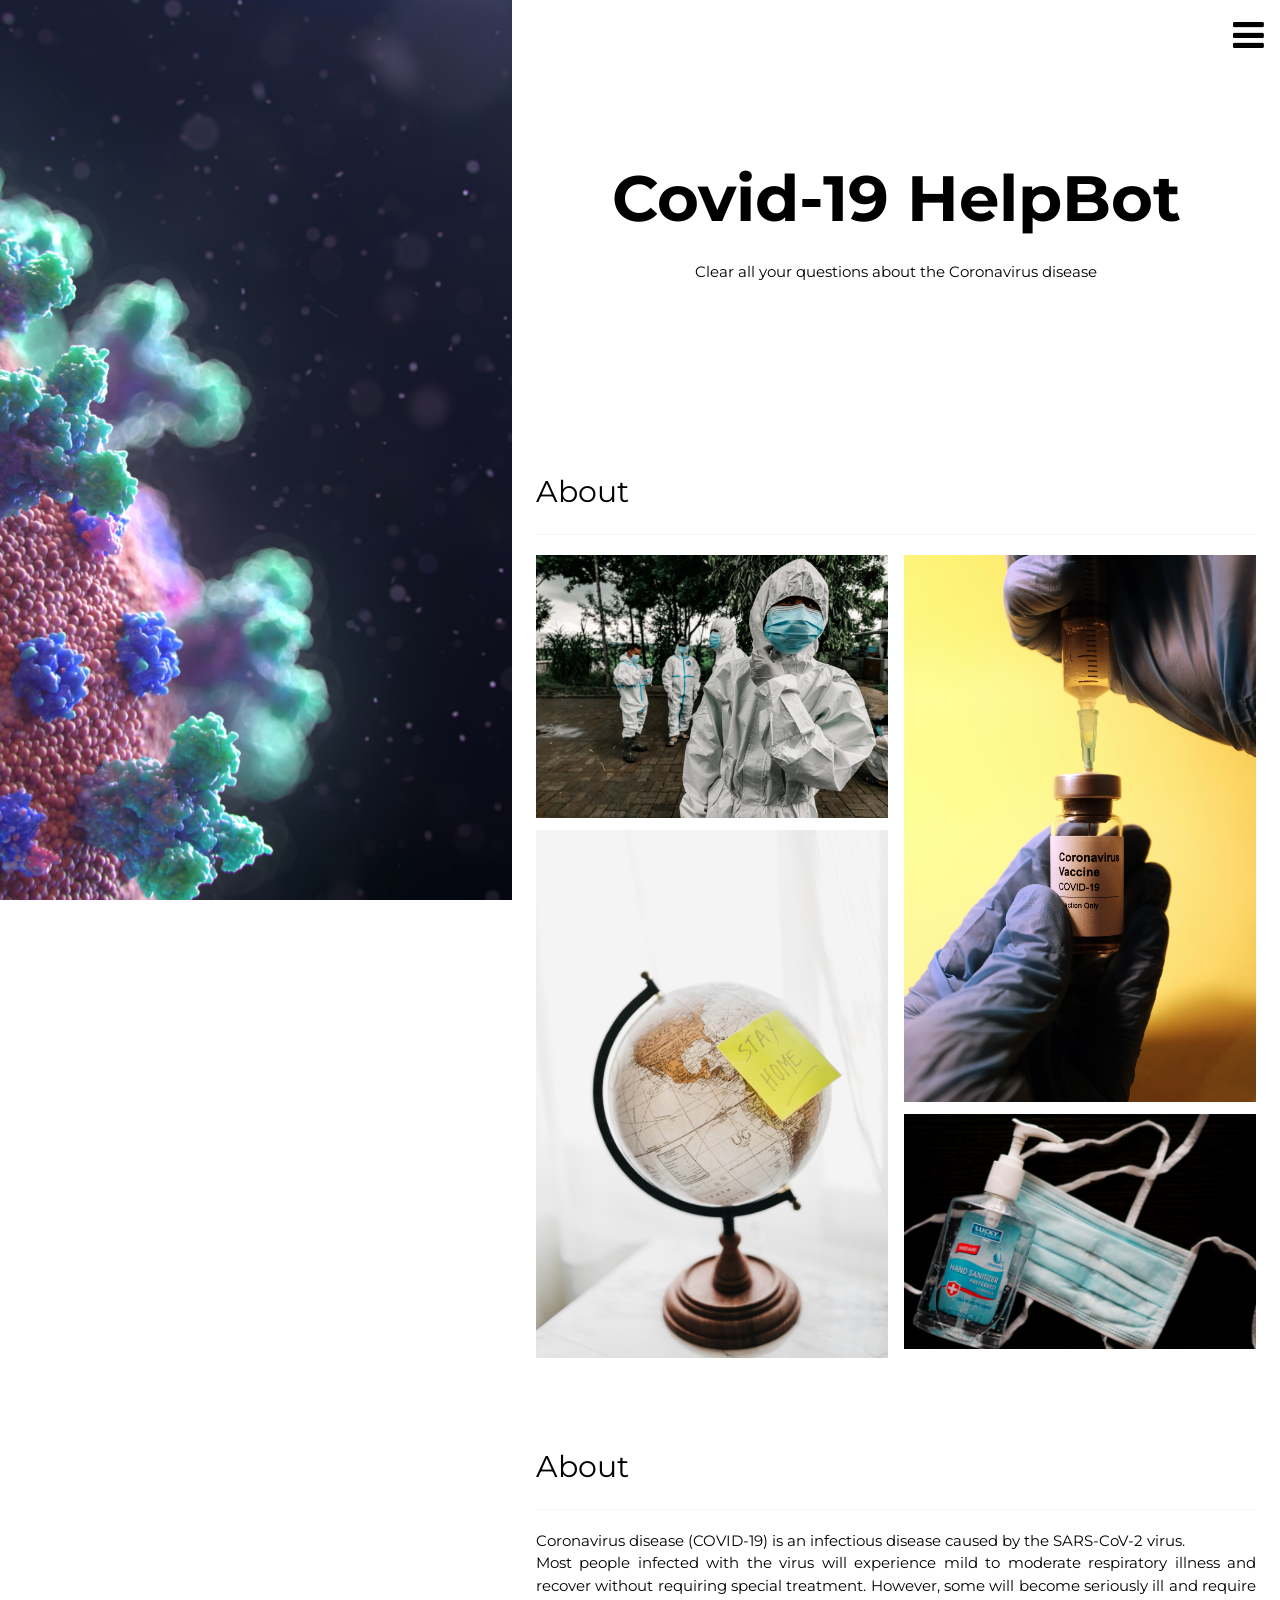
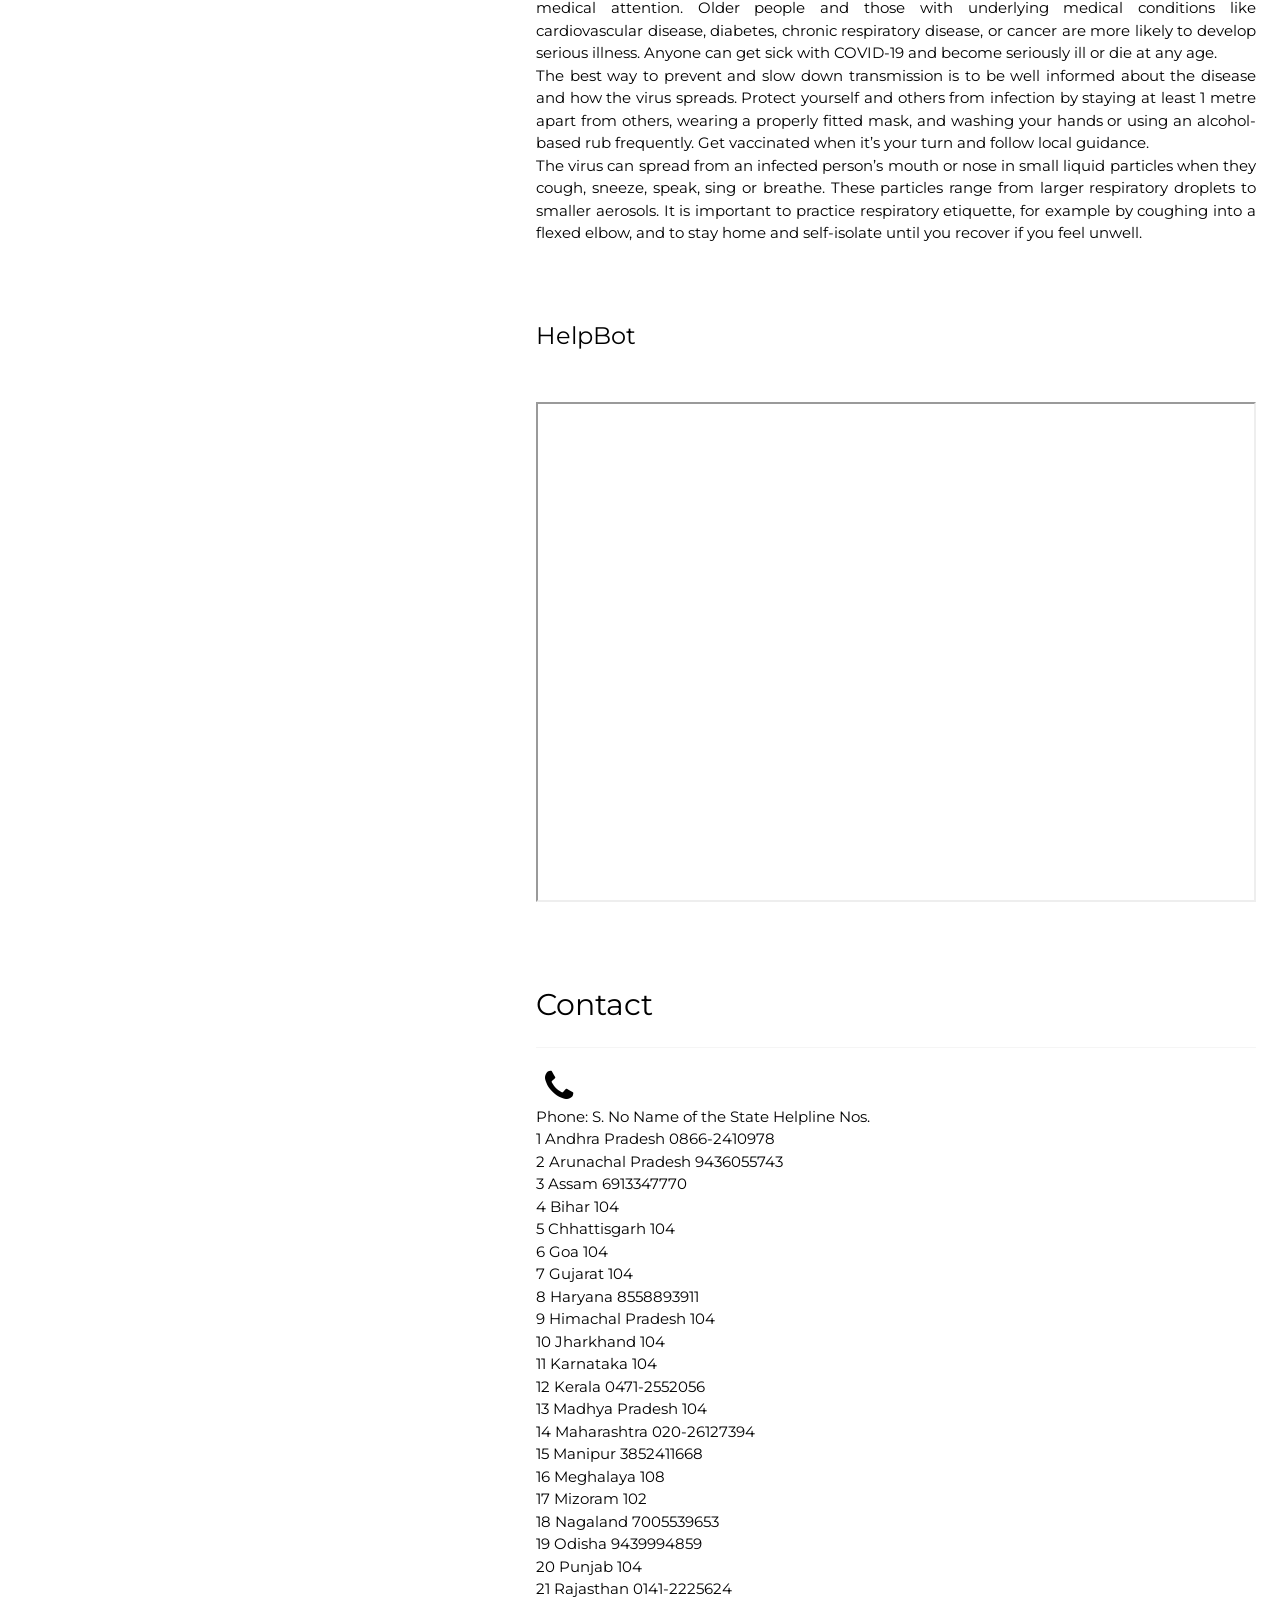
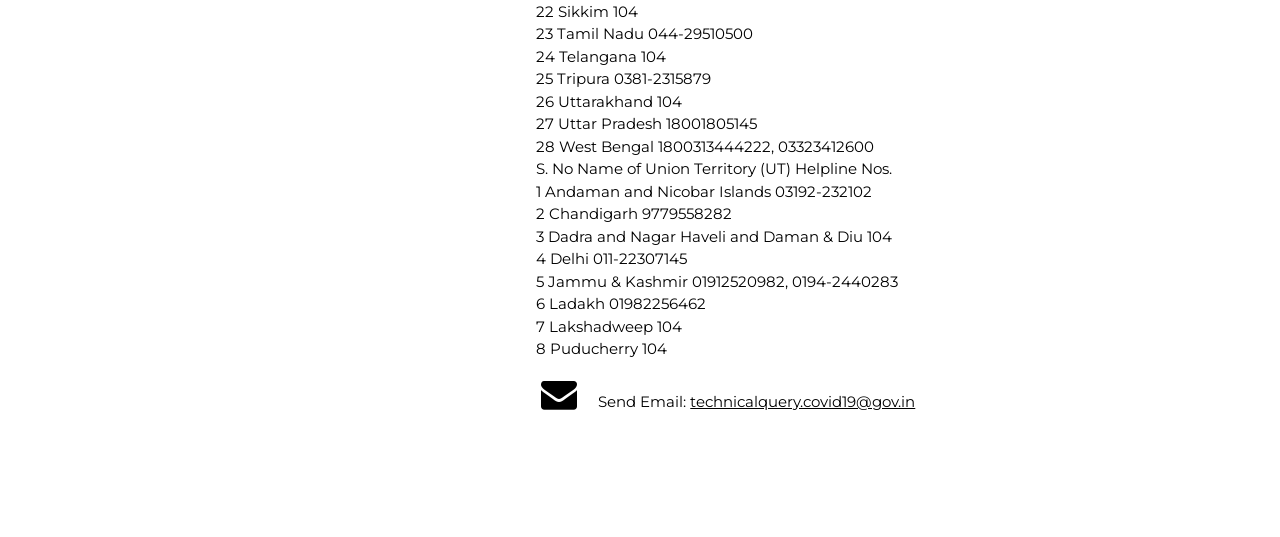
<file: index.html>
<!DOCTYPE html>
<html>
<title>Covid-19 HelpBot</title>
<meta charset="UTF-8">
<meta name="viewport" content="width=device-width, initial-scale=1">
<link rel="stylesheet" href="index.css">
<link rel="stylesheet" href="https://fonts.googleapis.com/css?family=Montserrat">
<link rel="stylesheet" href="https://cdnjs.cloudflare.com/ajax/libs/font-awesome/4.7.0/css/font-awesome.min.css">
<style>
body, h1,h2,h3,h4,h5,h6 {font-family: "Montserrat", sans-serif}
.w3-row-padding img {margin-bottom: 12px}
.bgimg {
  background-position: center;
  background-repeat: no-repeat;
  background-size: cover;
  background-image: url('Images/Corona.jpg');
  min-height: 100%;
}
</style>
<body>

<!-- Sidebar with image -->
<nav class="w3-sidebar w3-hide-medium w3-hide-small" style="width:40%">
  <div class="bgimg"></div>
</nav>

<!-- Hidden Sidebar (reveals when clicked on menu icon)-->
<nav class="w3-sidebar w3-black w3-animate-right w3-xxlarge" style="display:none;padding-top:150px;right:0;z-index:2" id="mySidebar">
  <a href="javascript:void(0)" onclick="closeNav()" class="w3-button w3-black w3-xxxlarge w3-display-topright" style="padding:0 12px;">
    <i class="fa fa-remove"></i>
  </a>
  <div class="w3-bar-block w3-center">
    <a href="#about" class="w3-bar-item w3-button w3-text-grey w3-hover-black" onclick="closeNav()">About</a>
    <a href="#HelpBot" class="w3-bar-item w3-button w3-text-grey w3-hover-black" onclick="closeNav()">HelpBot</a>
    <a href="#contact" class="w3-bar-item w3-button w3-text-grey w3-hover-black" onclick="closeNav()">Contact</a>
  </div>
</nav>

<!-- Page Content -->
<div class="w3-main w3-padding-large" style="margin-left:40%">

  <!-- Menu icon to open sidebar -->
  <span class="w3-button w3-top w3-white w3-xxlarge w3-text-grey w3-hover-text-black" style="width:auto;right:0;" onclick="openNav()"><i class="fa fa-bars"></i></span>

  <!-- Header -->
  <header class="w3-container w3-center" style="padding:128px 16px" id="home">
    <h1 class="w3-jumbo"><b>Covid-19 HelpBot</b></h1>
    <p>Clear all your questions about the Coronavirus disease</p>
  </header>

  <!-- About Section -->
  <div class="w3-padding-32 w3-content" id="portfolio">
    <h2 class="w3-text-grey">About</h2>
    <hr class="w3-opacity">

    <!-- Grid for photos -->
    <div class="w3-row-padding" style="margin:0 -16px">
      <div class="w3-half">
        <img src="Images/pic1.jpg" style="width:100%">
        <img src="Images/pic3.jpg" style="width:100%">
      </div>

      <div class="w3-half">
        <img src="Images/pi2.jpg" style="width:100%">
        <img src="Images/pic4.jpg" style="width:100%">
      </div>
    <!-- End photo grid -->
    </div>
  <!-- End Portfolio Section -->
  </div>

  <!-- About Section -->
  <div class="w3-content w3-justify w3-text-grey w3-padding-32" id="about">
    <h2>About</h2>
    <hr class="w3-opacity">
    <p>Coronavirus disease (COVID-19) is an infectious disease caused by the SARS-CoV-2 virus.<br>

      Most people infected with the virus will experience mild to moderate respiratory illness and recover without requiring special treatment. However, some will become seriously ill and require medical attention. Older people and those with underlying medical conditions like cardiovascular disease, diabetes, chronic respiratory disease, or cancer are more likely to develop serious illness. Anyone can get sick with COVID-19 and become seriously ill or die at any age.<br> 
      
      The best way to prevent and slow down transmission is to be well informed about the disease and how the virus spreads. Protect yourself and others from infection by staying at least 1 metre apart from others, wearing a properly fitted mask, and washing your hands or using an alcohol-based rub frequently. Get vaccinated when it’s your turn and follow local guidance.<br>
      
      The virus can spread from an infected person’s mouth or nose in small liquid particles when they cough, sneeze, speak, sing or breathe. These particles range from larger respiratory droplets to smaller aerosols. It is important to practice respiratory etiquette, for example by coughing into a flexed elbow, and to stay home and self-isolate until you recover if you feel unwell.<br>
    </p>
  </div>

      <!-- End About Section -->
      <!-- HelpBot Section -->
    <div id="HelpBot">
    <h3 class="w3-padding-16">HelpBot</h3>
    

    <div class="w3-row w3-center w3-dark-grey w3-padding-16 w3-section">
      <iframe src='https://webchat.botframework.com/embed/Covid-19_Helpbot?s=JIK5GnAos9k.VP5p14TNgbavRGaiOWMdFoNJiTBBL-bJ-PCU5Wp0aLM'  style='min-width: 400px; width: 100%; min-height: 500px;'></iframe>
    </div>

    </div>
    
    
      
    
  <!-- End HelpBot Section -->
  

  <!-- Contact Section -->
  <div class="w3-padding-32 w3-content w3-text-grey" id="contact" style="margin-bottom:64px">
    <h2>Contact</h2>
    <hr class="w3-opacity">

    <div class="w3-section">
      <p><i class="fa fa-phone fa-fw w3-xxlarge w3-margin-right"></i><br> Phone: S. No Name of the State Helpline Nos.
        <br>
        1 Andhra Pradesh 0866-2410978
        <br>
        2 Arunachal Pradesh 9436055743
        <br>
        3 Assam 6913347770
        <br>
        4 Bihar 104
        <br>
        5 Chhattisgarh 104
        <br>
        6 Goa 104
        <br>
        7 Gujarat 104
        <br>
        8 Haryana 8558893911
        <br>
        9 Himachal Pradesh 104
        <br>
        10 Jharkhand 104
        <br>
        11 Karnataka 104
        <br>
        12 Kerala 0471-2552056
        <br>
        13 Madhya Pradesh 104
        <br>
        14 Maharashtra 020-26127394
        <br>
        15 Manipur 3852411668      <br>
        16 Meghalaya 108      <br>
        17 Mizoram 102      <br>
        18 Nagaland 7005539653      <br>
        19 Odisha 9439994859      <br>
        20 Punjab 104      <br>
        21 Rajasthan 0141-2225624      <br>
        22 Sikkim 104      <br>
        23 Tamil Nadu 044-29510500      <br>
        24 Telangana 104      <br>
        25 Tripura 0381-2315879      <br>
        26 Uttarakhand 104      <br>
        27 Uttar Pradesh 18001805145      <br>
        28 West Bengal 1800313444222, 03323412600   
        <br>
        S. No Name of Union Territory (UT) Helpline Nos.
        <br>
        1 Andaman and Nicobar Islands 03192-232102
        <br>
        2 Chandigarh 9779558282
        <br>
        3 Dadra and Nagar Haveli and Daman & Diu 104
        <br>
        4 Delhi 011-22307145 <br>
        5 Jammu & Kashmir 01912520982, 0194-2440283 <br>
        6 Ladakh 01982256462 <br>
        7 Lakshadweep 104 <br>
        8 Puducherry 104 <br></p>
      <p><i class="fa fa-envelope fa-fw w3-xxlarge w3-margin-right"> </i>Send Email: <a href="mailto:technicalquery.covid19@gov.in">technicalquery.covid19@gov.in</a> </p>
    </div>
  <!-- End Contact Section -->
  </div>  
  
  
<!-- END PAGE CONTENT -->
</div>

<script>
// Open and close sidebar
function openNav() {
  document.getElementById("mySidebar").style.width = "60%";
  document.getElementById("mySidebar").style.display = "block";
}

function closeNav() {
  document.getElementById("mySidebar").style.display = "none";
}
</script>

</body>
</html>
</file>
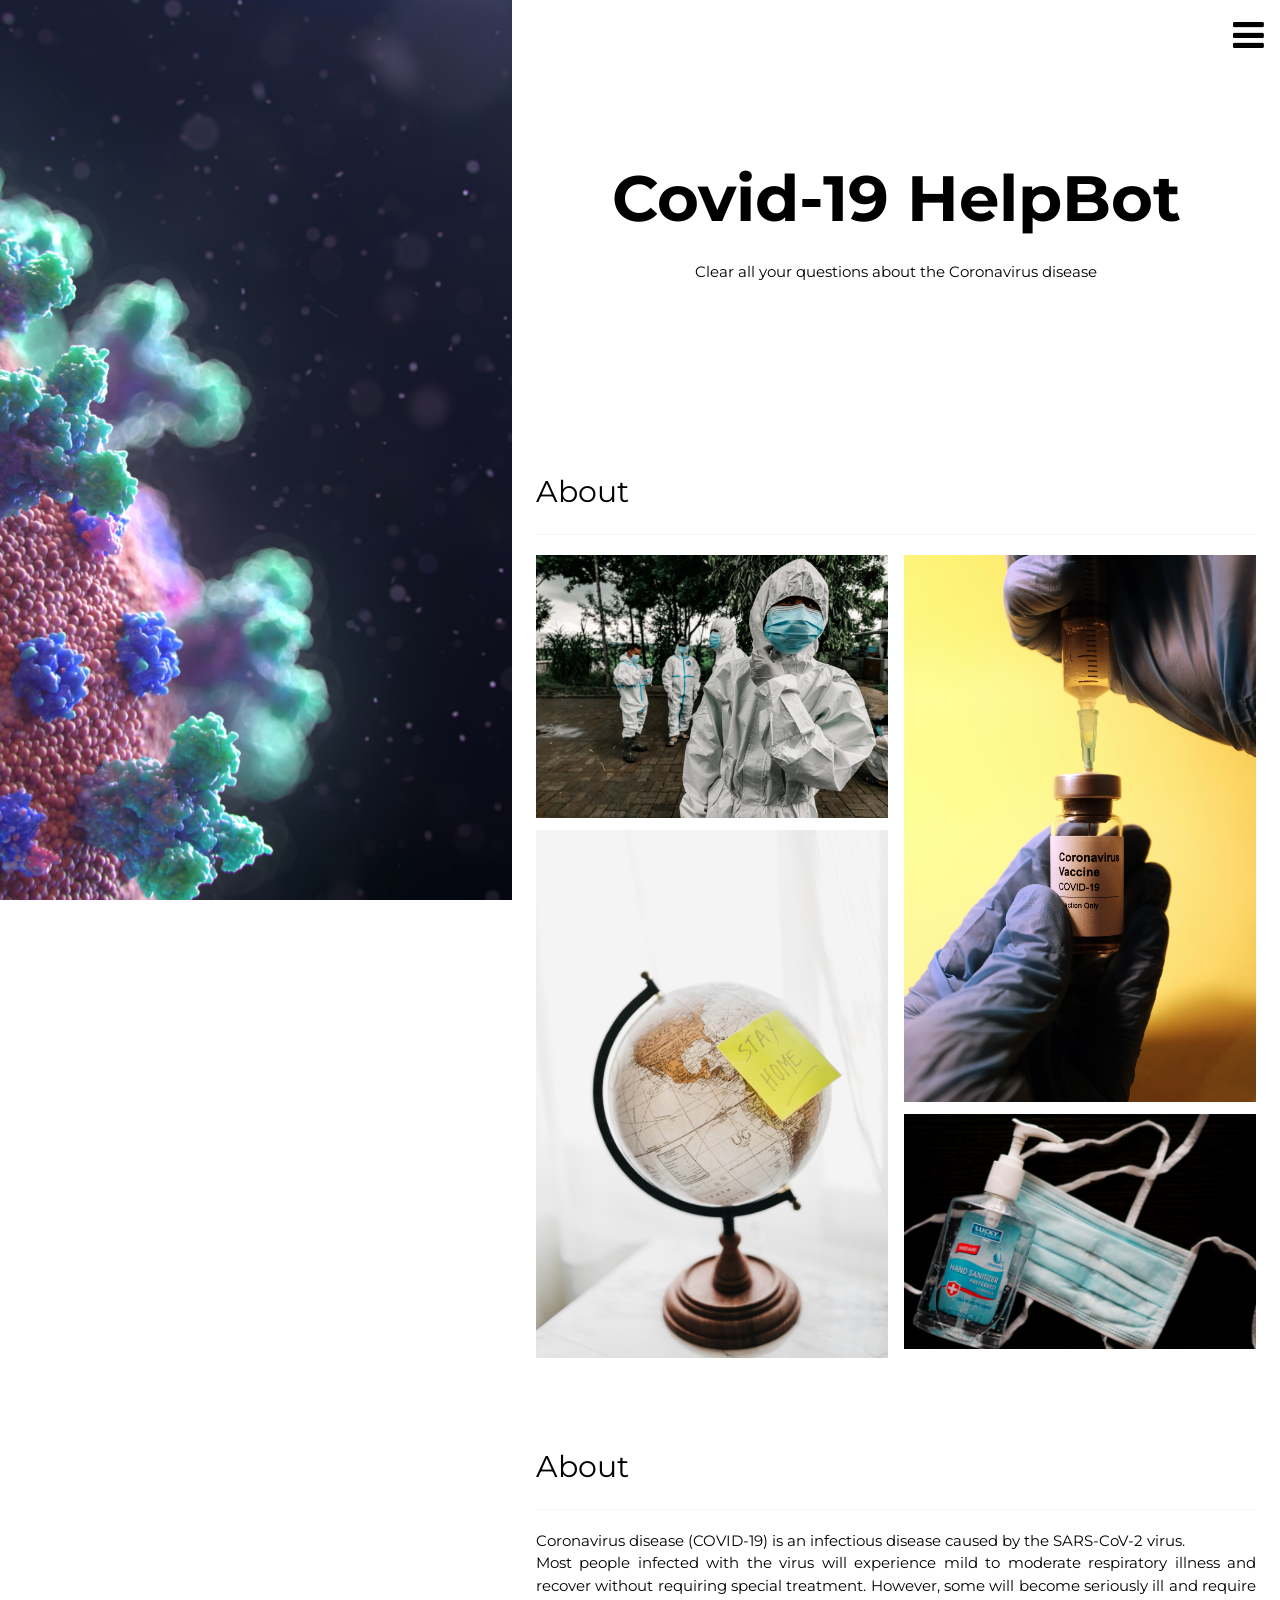
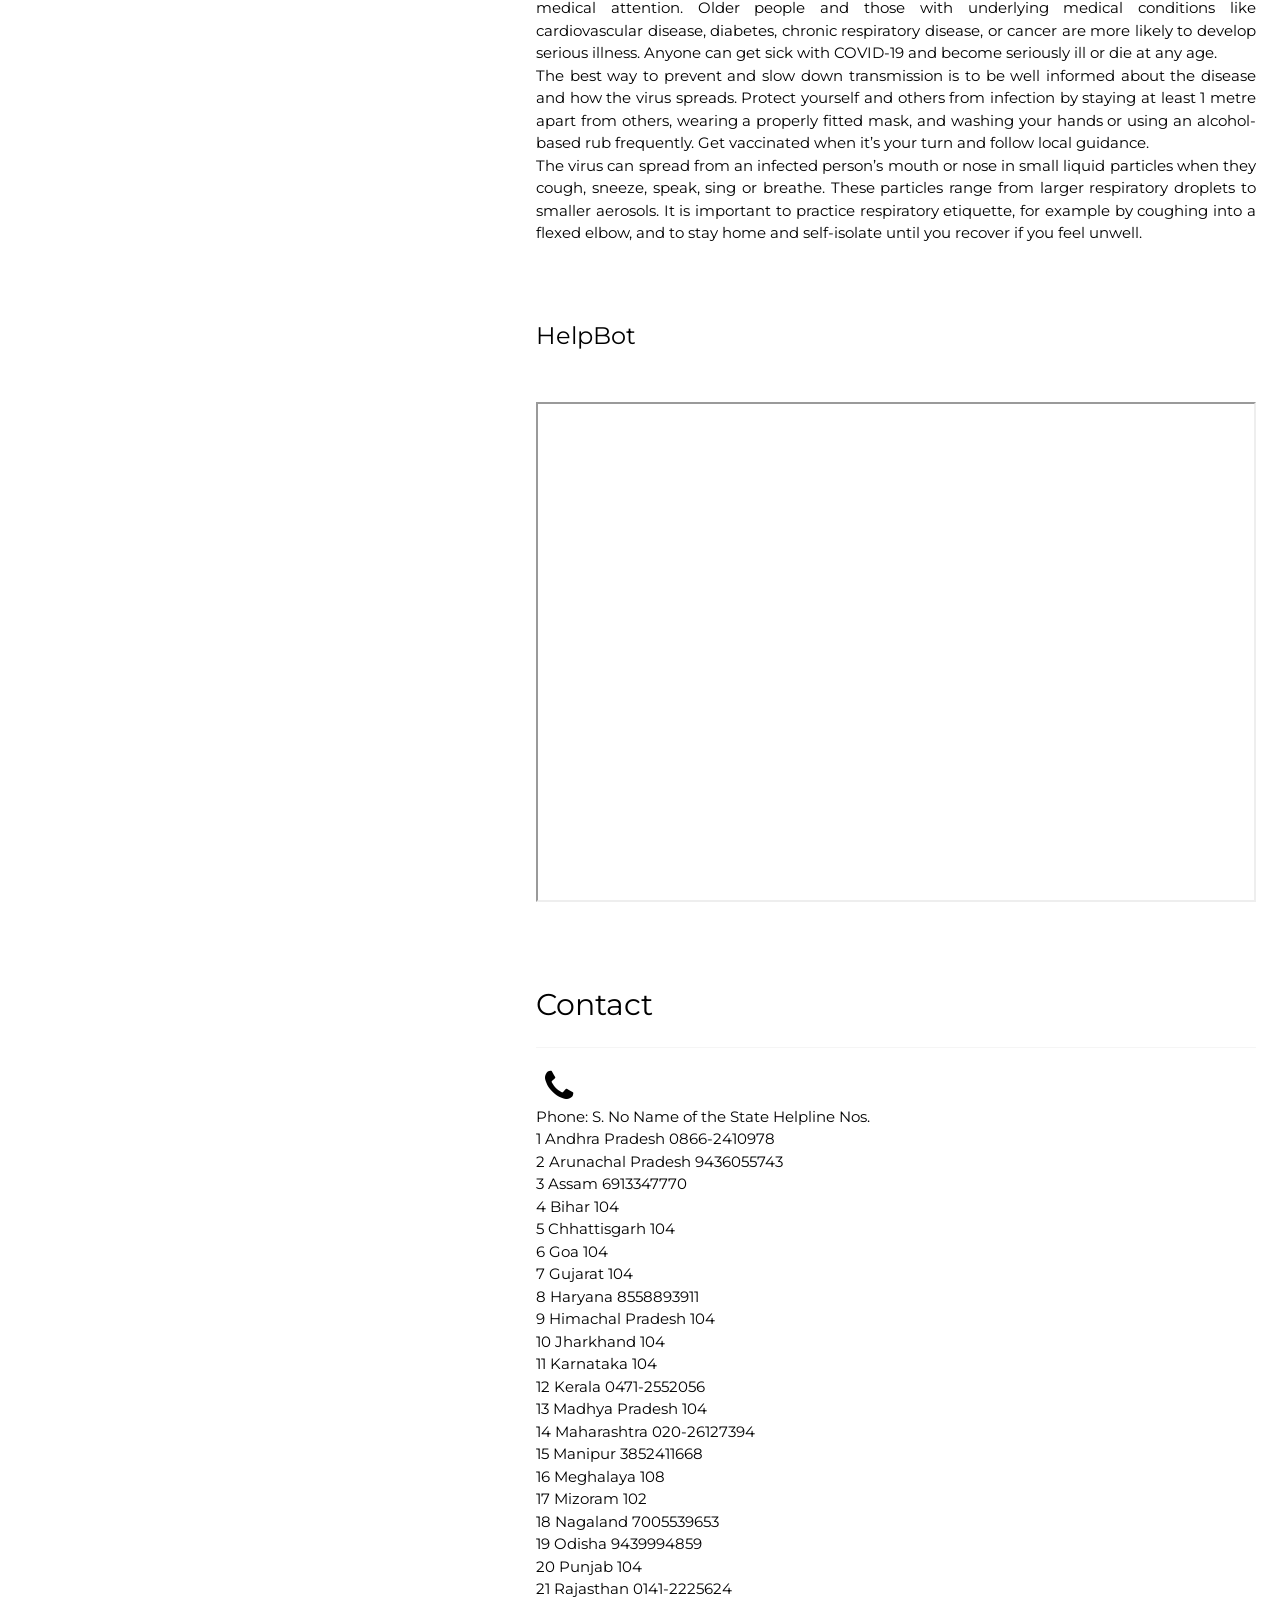
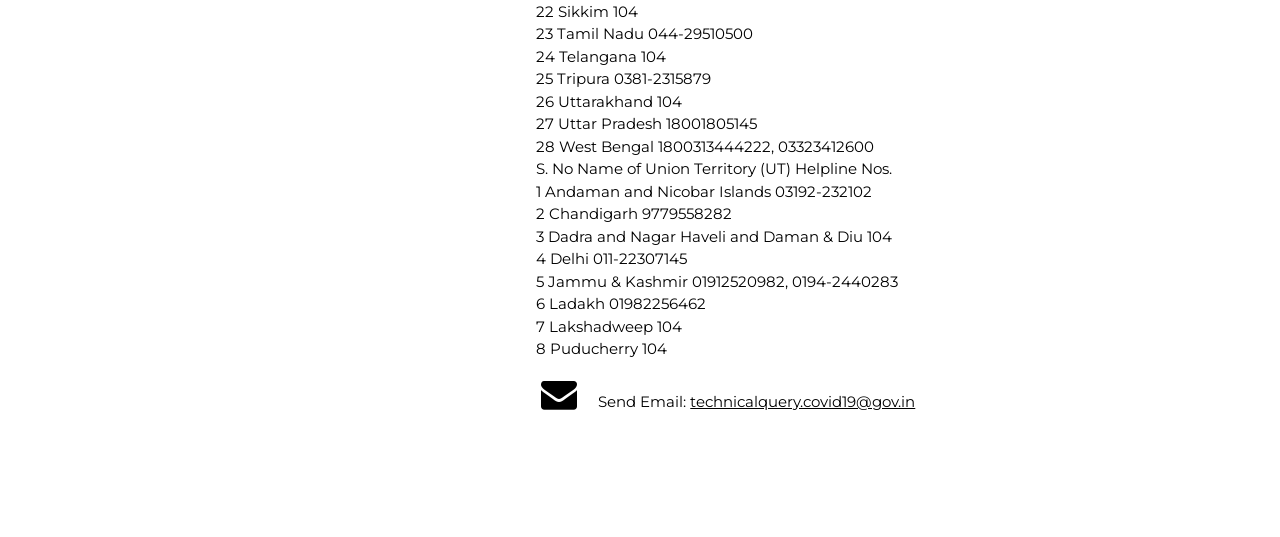
<file: Frontpage.html>
<!DOCTYPE html>
<html>
<title>Covid-19 HelpBot</title>
<meta charset="UTF-8">
<meta name="viewport" content="width=device-width, initial-scale=1">
<link rel="stylesheet" href="style.css">
<link rel="stylesheet" href="https://fonts.googleapis.com/css?family=Montserrat">
<link rel="stylesheet" href="https://cdnjs.cloudflare.com/ajax/libs/font-awesome/4.7.0/css/font-awesome.min.css">
<style>
body, h1,h2,h3,h4,h5,h6 {font-family: "Montserrat", sans-serif}
.w3-row-padding img {margin-bottom: 12px}
.bgimg {
  background-position: center;
  background-repeat: no-repeat;
  background-size: cover;
  background-image: url('Images/Corona.jpg');
  min-height: 100%;
}
</style>
<body>

<!-- Sidebar with image -->
<nav class="w3-sidebar w3-hide-medium w3-hide-small" style="width:40%">
  <div class="bgimg"></div>
</nav>

<!-- Hidden Sidebar (reveals when clicked on menu icon)-->
<nav class="w3-sidebar w3-black w3-animate-right w3-xxlarge" style="display:none;padding-top:150px;right:0;z-index:2" id="mySidebar">
  <a href="javascript:void(0)" onclick="closeNav()" class="w3-button w3-black w3-xxxlarge w3-display-topright" style="padding:0 12px;">
    <i class="fa fa-remove"></i>
  </a>
  <div class="w3-bar-block w3-center">
    <a href="#about" class="w3-bar-item w3-button w3-text-grey w3-hover-black" onclick="closeNav()">About</a>
    <a href="#HelpBot" class="w3-bar-item w3-button w3-text-grey w3-hover-black" onclick="closeNav()">HelpBot</a>
    <a href="#contact" class="w3-bar-item w3-button w3-text-grey w3-hover-black" onclick="closeNav()">Contact</a>
  </div>
</nav>

<!-- Page Content -->
<div class="w3-main w3-padding-large" style="margin-left:40%">

  <!-- Menu icon to open sidebar -->
  <span class="w3-button w3-top w3-white w3-xxlarge w3-text-grey w3-hover-text-black" style="width:auto;right:0;" onclick="openNav()"><i class="fa fa-bars"></i></span>

  <!-- Header -->
  <header class="w3-container w3-center" style="padding:128px 16px" id="home">
    <h1 class="w3-jumbo"><b>Covid-19 HelpBot</b></h1>
    <p>Clear all your questions about the Coronavirus disease</p>
  </header>

  <!-- About Section -->
  <div class="w3-padding-32 w3-content" id="portfolio">
    <h2 class="w3-text-grey">About</h2>
    <hr class="w3-opacity">

    <!-- Grid for photos -->
    <div class="w3-row-padding" style="margin:0 -16px">
      <div class="w3-half">
        <img src="Images/pic1.jpg" style="width:100%">
        <img src="Images/pic3.jpg" style="width:100%">
      </div>

      <div class="w3-half">
        <img src="Images/pi2.jpg" style="width:100%">
        <img src="Images/pic4.jpg" style="width:100%">
      </div>
    <!-- End photo grid -->
    </div>
  <!-- End Portfolio Section -->
  </div>

  <!-- About Section -->
  <div class="w3-content w3-justify w3-text-grey w3-padding-32" id="about">
    <h2>About</h2>
    <hr class="w3-opacity">
    <p>Coronavirus disease (COVID-19) is an infectious disease caused by the SARS-CoV-2 virus.<br>

      Most people infected with the virus will experience mild to moderate respiratory illness and recover without requiring special treatment. However, some will become seriously ill and require medical attention. Older people and those with underlying medical conditions like cardiovascular disease, diabetes, chronic respiratory disease, or cancer are more likely to develop serious illness. Anyone can get sick with COVID-19 and become seriously ill or die at any age.<br> 
      
      The best way to prevent and slow down transmission is to be well informed about the disease and how the virus spreads. Protect yourself and others from infection by staying at least 1 metre apart from others, wearing a properly fitted mask, and washing your hands or using an alcohol-based rub frequently. Get vaccinated when it’s your turn and follow local guidance.<br>
      
      The virus can spread from an infected person’s mouth or nose in small liquid particles when they cough, sneeze, speak, sing or breathe. These particles range from larger respiratory droplets to smaller aerosols. It is important to practice respiratory etiquette, for example by coughing into a flexed elbow, and to stay home and self-isolate until you recover if you feel unwell.<br>
    </p>
  </div>

      <!-- End About Section -->
      <!-- HelpBot Section -->
    <div id="HelpBot">
    <h3 class="w3-padding-16">HelpBot</h3>
    

    <div class="w3-row w3-center w3-dark-grey w3-padding-16 w3-section">
      <iframe src='https://webchat.botframework.com/embed/Covid-19_Helpbot?s=JIK5GnAos9k.VP5p14TNgbavRGaiOWMdFoNJiTBBL-bJ-PCU5Wp0aLM'  style='min-width: 400px; width: 100%; min-height: 500px;'></iframe>
    </div>

    </div>
    
    
      
    
  <!-- End HelpBot Section -->
  

  <!-- Contact Section -->
  <div class="w3-padding-32 w3-content w3-text-grey" id="contact" style="margin-bottom:64px">
    <h2>Contact</h2>
    <hr class="w3-opacity">

    <div class="w3-section">
      <p><i class="fa fa-phone fa-fw w3-xxlarge w3-margin-right"></i><br> Phone: S. No Name of the State Helpline Nos.
        <br>
        1 Andhra Pradesh 0866-2410978
        <br>
        2 Arunachal Pradesh 9436055743
        <br>
        3 Assam 6913347770
        <br>
        4 Bihar 104
        <br>
        5 Chhattisgarh 104
        <br>
        6 Goa 104
        <br>
        7 Gujarat 104
        <br>
        8 Haryana 8558893911
        <br>
        9 Himachal Pradesh 104
        <br>
        10 Jharkhand 104
        <br>
        11 Karnataka 104
        <br>
        12 Kerala 0471-2552056
        <br>
        13 Madhya Pradesh 104
        <br>
        14 Maharashtra 020-26127394
        <br>
        15 Manipur 3852411668      <br>
        16 Meghalaya 108      <br>
        17 Mizoram 102      <br>
        18 Nagaland 7005539653      <br>
        19 Odisha 9439994859      <br>
        20 Punjab 104      <br>
        21 Rajasthan 0141-2225624      <br>
        22 Sikkim 104      <br>
        23 Tamil Nadu 044-29510500      <br>
        24 Telangana 104      <br>
        25 Tripura 0381-2315879      <br>
        26 Uttarakhand 104      <br>
        27 Uttar Pradesh 18001805145      <br>
        28 West Bengal 1800313444222, 03323412600   
        <br>
        S. No Name of Union Territory (UT) Helpline Nos.
        <br>
        1 Andaman and Nicobar Islands 03192-232102
        <br>
        2 Chandigarh 9779558282
        <br>
        3 Dadra and Nagar Haveli and Daman & Diu 104
        <br>
        4 Delhi 011-22307145 <br>
        5 Jammu & Kashmir 01912520982, 0194-2440283 <br>
        6 Ladakh 01982256462 <br>
        7 Lakshadweep 104 <br>
        8 Puducherry 104 <br></p>
      <p><i class="fa fa-envelope fa-fw w3-xxlarge w3-margin-right"> </i>Send Email: <a href="mailto:technicalquery.covid19@gov.in">technicalquery.covid19@gov.in</a> </p>
    </div>
  <!-- End Contact Section -->
  </div>  
  
  
<!-- END PAGE CONTENT -->
</div>

<script>
// Open and close sidebar
function openNav() {
  document.getElementById("mySidebar").style.width = "60%";
  document.getElementById("mySidebar").style.display = "block";
}

function closeNav() {
  document.getElementById("mySidebar").style.display = "none";
}
</script>

</body>
</html>
</file>
<file: index.css>
html{box-sizing:border-box}*,*:before,*:after{box-sizing:inherit}

html{-ms-text-size-adjust:100%;-webkit-text-size-adjust:100%}
body{margin:0}

summary{display:list-item}

html,body{font-family:Verdana,sans-serif;font-size:15px;line-height:1.5}html{overflow-x:hidden}

h1{font-size:36px}h2{font-size:30px}h3{font-size:24px}h4{font-size:20px}h5{font-size:18px}h6{font-size:16px}

.w3-serif{font-family:serif}.w3-sans-serif{font-family:sans-serif}.w3-cursive{font-family:cursive}.w3-monospace{font-family:monospace}

h1,h2,h3,h4,h5,h6{font-family:"Segoe UI",Arial,sans-serif;font-weight:400;margin:10px 0}.w3-wide{letter-spacing:4px}

hr{border:0;border-top:1px solid #eee;margin:20px 0}
.w3-image{max-width:100%;height:auto}img{vertical-align:middle}a{color:inherit}

.w3-table,.w3-table-all{border-collapse:collapse;border-spacing:0;width:100%;display:table}.w3-table-all{border:1px solid #ccc}

.w3-bordered tr,.w3-table-all tr{border-bottom:1px solid #ddd}.w3-striped tbody tr:nth-child(even){background-color:#f1f1f1}

.w3-table-all tr:nth-child(odd){background-color:#fff}.w3-table-all tr:nth-child(even){background-color:#f1f1f1}

.w3-hoverable tbody tr:hover,.w3-ul.w3-hoverable li:hover{background-color:#ccc}.w3-centered tr th,.w3-centered tr td{text-align:center}

.w3-table td,.w3-table th,.w3-table-all td,.w3-table-all th{padding:8px 8px;display:table-cell;text-align:left;vertical-align:top}

.w3-table th:first-child,.w3-table td:first-child,.w3-table-all th:first-child,.w3-table-all td:first-child{padding-left:16px}

.w3-btn,.w3-button{border:none;display:inline-block;padding:8px 16px;vertical-align:middle;overflow:hidden;text-decoration:none;color:inherit;background-color:inherit;text-align:center;cursor:pointer;white-space:nowrap}

.w3-btn:hover{box-shadow:0 8px 16px 0 rgba(0,0,0,0.2),0 6px 20px 0 rgba(0,0,0,0.19)}

.w3-btn,.w3-button{-webkit-touch-callout:none;-webkit-user-select:none;-khtml-user-select:none;-moz-user-select:none;-ms-user-select:none;user-select:none}   

.w3-disabled,.w3-btn:disabled,.w3-button:disabled{cursor:not-allowed;opacity:0.3}.w3-disabled *,:disabled *{pointer-events:none}
.w3-btn.w3-disabled:hover,.w3-btn:disabled:hover{box-shadow:none}
.w3-badge,.w3-tag{background-color:#000;color:#fff;display:inline-block;padding-left:8px;padding-right:8px;text-align:center}.w3-badge{border-radius:50%}
.w3-ul{list-style-type:none;padding:0;margin:0}.w3-ul li{padding:8px 16px;border-bottom:1px solid #ddd}.w3-ul li:last-child{border-bottom:none}
.w3-tooltip,.w3-display-container{position:relative}.w3-tooltip .w3-text{display:none}.w3-tooltip:hover .w3-text{display:inline-block}
.w3-ripple:active{opacity:0.5}.w3-ripple{transition:opacity 0s}
.w3-input{padding:8px;display:block;border:none;border-bottom:1px solid #ccc;width:100%}
.w3-select{padding:9px 0;width:100%;border:none;border-bottom:1px solid #ccc}
.w3-dropdown-click,.w3-dropdown-hover{position:relative;display:inline-block;cursor:pointer}
.w3-dropdown-hover:hover .w3-dropdown-content{display:block}
.w3-dropdown-hover:first-child,.w3-dropdown-click:hover{background-color:#ccc;color:#000}
.w3-dropdown-hover:hover > .w3-button:first-child,.w3-dropdown-click:hover > .w3-button:first-child{background-color:#ccc;color:#000}
.w3-dropdown-content{cursor:auto;color:#000;background-color:#fff;display:none;position:absolute;min-width:160px;margin:0;padding:0;z-index:1}
.w3-check,.w3-radio{width:24px;height:24px;position:relative;top:6px}
.w3-sidebar{height:100%;width:200px;background-color:#fff;position:fixed!important;z-index:1;overflow:auto}
.w3-bar-block .w3-dropdown-hover,.w3-bar-block .w3-dropdown-click{width:100%}
.w3-bar-block .w3-dropdown-hover .w3-dropdown-content,.w3-bar-block .w3-dropdown-click .w3-dropdown-content{min-width:100%}
.w3-bar-block .w3-dropdown-hover .w3-button,.w3-bar-block .w3-dropdown-click .w3-button{width:100%;text-align:left;padding:8px 16px}
.w3-main,#main{transition:margin-left .4s}
.w3-modal{z-index:3;display:none;padding-top:100px;position:fixed;left:0;top:0;width:100%;height:100%;overflow:auto;background-color:rgb(0,0,0);background-color:rgba(0,0,0,0.4)}
.w3-modal-content{margin:auto;background-color:#fff;position:relative;padding:0;outline:0;width:600px}
.w3-bar{width:100%;overflow:hidden}.w3-center .w3-bar{display:inline-block;width:auto}
.w3-bar .w3-bar-item{padding:8px 16px;float:left;width:auto;border:none;display:block;outline:0}
.w3-bar .w3-dropdown-hover,.w3-bar .w3-dropdown-click{position:static;float:left}
.w3-bar .w3-button{white-space:normal}
.w3-bar-block .w3-bar-item{width:100%;display:block;padding:8px 16px;text-align:left;border:none;white-space:normal;float:none;outline:0}
.w3-bar-block.w3-center .w3-bar-item{text-align:center}.w3-block{display:block;width:100%}
.w3-responsive{display:block;overflow-x:auto}
.w3-container:after,.w3-container:before,.w3-panel:after,.w3-panel:before,.w3-row:after,.w3-row:before,.w3-row-padding:after,.w3-row-padding:before,
.w3-cell-row:before,.w3-cell-row:after,.w3-clear:after,.w3-clear:before,.w3-bar:before,.w3-bar:after{content:"";display:table;clear:both}
.w3-col,.w3-half,.w3-third,.w3-twothird,.w3-threequarter,.w3-quarter{float:left;width:100%}
.w3-col.s1{width:8.33333%}.w3-col.s2{width:16.66666%}.w3-col.s3{width:24.99999%}.w3-col.s4{width:33.33333%}
.w3-col.s5{width:41.66666%}.w3-col.s6{width:49.99999%}.w3-col.s7{width:58.33333%}.w3-col.s8{width:66.66666%}
.w3-col.s9{width:74.99999%}.w3-col.s10{width:83.33333%}.w3-col.s11{width:91.66666%}.w3-col.s12{width:99.99999%}
@media (min-width:601px){.w3-col.m1{width:8.33333%}.w3-col.m2{width:16.66666%}.w3-col.m3,.w3-quarter{width:24.99999%}.w3-col.m4,.w3-third{width:33.33333%}
.w3-col.m5{width:41.66666%}.w3-col.m6,.w3-half{width:49.99999%}.w3-col.m7{width:58.33333%}.w3-col.m8,.w3-twothird{width:66.66666%}
.w3-col.m9,.w3-threequarter{width:74.99999%}.w3-col.m10{width:83.33333%}.w3-col.m11{width:91.66666%}.w3-col.m12{width:99.99999%}}
@media (min-width:993px){.w3-col.l1{width:8.33333%}.w3-col.l2{width:16.66666%}.w3-col.l3{width:24.99999%}.w3-col.l4{width:33.33333%}
.w3-col.l5{width:41.66666%}.w3-col.l6{width:49.99999%}.w3-col.l7{width:58.33333%}.w3-col.l8{width:66.66666%}
.w3-col.l9{width:74.99999%}.w3-col.l10{width:83.33333%}.w3-col.l11{width:91.66666%}.w3-col.l12{width:99.99999%}}
.w3-rest{overflow:hidden}.w3-stretch{margin-left:-16px;margin-right:-16px}
.w3-content,.w3-auto{margin-left:auto;margin-right:auto}.w3-content{max-width:980px}.w3-auto{max-width:1140px}
.w3-cell-row{display:table;width:100%}.w3-cell{display:table-cell}
.w3-cell-top{vertical-align:top}.w3-cell-middle{vertical-align:middle}.w3-cell-bottom{vertical-align:bottom}
.w3-hide{display:none!important}.w3-show-block,.w3-show{display:block!important}.w3-show-inline-block{display:inline-block!important}
@media (max-width:1205px){.w3-auto{max-width:95%}}
@media (max-width:600px){.w3-modal-content{margin:0 10px;width:auto!important}.w3-modal{padding-top:30px}
.w3-dropdown-hover.w3-mobile .w3-dropdown-content,.w3-dropdown-click.w3-mobile .w3-dropdown-content{position:relative}	
.w3-hide-small{display:none!important}.w3-mobile{display:block;width:100%!important}.w3-bar-item.w3-mobile,.w3-dropdown-hover.w3-mobile,.w3-dropdown-click.w3-mobile{text-align:center}
.w3-dropdown-hover.w3-mobile,.w3-dropdown-hover.w3-mobile .w3-btn,.w3-dropdown-hover.w3-mobile .w3-button,.w3-dropdown-click.w3-mobile,.w3-dropdown-click.w3-mobile .w3-btn,.w3-dropdown-click.w3-mobile .w3-button{width:100%}}
@media (max-width:768px){.w3-modal-content{width:500px}.w3-modal{padding-top:50px}}
@media (min-width:993px){.w3-modal-content{width:900px}.w3-hide-large{display:none!important}.w3-sidebar.w3-collapse{display:block!important}}
@media (max-width:992px) and (min-width:601px){.w3-hide-medium{display:none!important}}
@media (max-width:992px){.w3-sidebar.w3-collapse{display:none}.w3-main{margin-left:0!important;margin-right:0!important}.w3-auto{max-width:100%}}
.w3-top,.w3-bottom{position:fixed;width:100%;z-index:1}.w3-top{top:0}.w3-bottom{bottom:0}
.w3-overlay{position:fixed;display:none;width:100%;height:100%;top:0;left:0;right:0;bottom:0;background-color:rgba(0,0,0,0.5);z-index:2}
.w3-display-topleft{position:absolute;left:0;top:0}.w3-display-topright{position:absolute;right:0;top:0}
.w3-display-bottomleft{position:absolute;left:0;bottom:0}.w3-display-bottomright{position:absolute;right:0;bottom:0}
.w3-display-middle{position:absolute;top:50%;left:50%;transform:translate(-50%,-50%);-ms-transform:translate(-50%,-50%)}
.w3-display-left{position:absolute;top:50%;left:0%;transform:translate(0%,-50%);-ms-transform:translate(-0%,-50%)}
.w3-display-right{position:absolute;top:50%;right:0%;transform:translate(0%,-50%);-ms-transform:translate(0%,-50%)}
.w3-display-topmiddle{position:absolute;left:50%;top:0;transform:translate(-50%,0%);-ms-transform:translate(-50%,0%)}
.w3-display-bottommiddle{position:absolute;left:50%;bottom:0;transform:translate(-50%,0%);-ms-transform:translate(-50%,0%)}
.w3-display-container:hover .w3-display-hover{display:block}.w3-display-container:hover span.w3-display-hover{display:inline-block}.w3-display-hover{display:none}
.w3-display-position{position:absolute}
.w3-circle{border-radius:50%}
.w3-round-small{border-radius:2px}.w3-round,.w3-round-medium{border-radius:4px}.w3-round-large{border-radius:8px}.w3-round-xlarge{border-radius:16px}.w3-round-xxlarge{border-radius:32px}
.w3-row-padding,.w3-row-padding>.w3-half,.w3-row-padding>.w3-third,.w3-row-padding>.w3-twothird,.w3-row-padding>.w3-threequarter,.w3-row-padding>.w3-quarter,.w3-row-padding>.w3-col{padding:0 8px}
.w3-container,.w3-panel{padding:0.01em 16px}.w3-panel{margin-top:16px;margin-bottom:16px}
.w3-code,.w3-codespan{font-family:Consolas,"courier new";font-size:16px}
.w3-code{width:auto;background-color:#fff;padding:8px 12px;border-left:4px solid #4CAF50;word-wrap:break-word}
.w3-codespan{color:crimson;background-color:#f1f1f1;padding-left:4px;padding-right:4px;font-size:110%}
.w3-card,.w3-card-2{box-shadow:0 2px 5px 0 rgba(0,0,0,0.16),0 2px 10px 0 rgba(0,0,0,0.12)}
.w3-card-4,.w3-hover-shadow:hover{box-shadow:0 4px 10px 0 rgba(0,0,0,0.2),0 4px 20px 0 rgba(0,0,0,0.19)}
.w3-spin{animation:w3-spin 2s infinite linear}@keyframes w3-spin{0%{transform:rotate(0deg)}100%{transform:rotate(359deg)}}
.w3-animate-fading{animation:fading 10s infinite}@keyframes fading{0%{opacity:0}50%{opacity:1}100%{opacity:0}}
.w3-animate-opacity{animation:opac 0.8s}@keyframes opac{from{opacity:0} to{opacity:1}}
.w3-animate-top{position:relative;animation:animatetop 0.4s}@keyframes animatetop{from{top:-300px;opacity:0} to{top:0;opacity:1}}
.w3-animate-left{position:relative;animation:animateleft 0.4s}@keyframes animateleft{from{left:-300px;opacity:0} to{left:0;opacity:1}}
.w3-animate-right{position:relative;animation:animateright 0.4s}@keyframes animateright{from{right:-300px;opacity:0} to{right:0;opacity:1}}
.w3-animate-bottom{position:relative;animation:animatebottom 0.4s}@keyframes animatebottom{from{bottom:-300px;opacity:0} to{bottom:0;opacity:1}}
.w3-animate-zoom {animation:animatezoom 0.6s}@keyframes animatezoom{from{transform:scale(0)} to{transform:scale(1)}}
.w3-animate-input{transition:width 0.4s ease-in-out}.w3-animate-input:focus{width:100%!important}
.w3-opacity,.w3-hover-opacity:hover{opacity:0.60}.w3-opacity-off,.w3-hover-opacity-off:hover{opacity:1}
.w3-opacity-max{opacity:0.25}.w3-opacity-min{opacity:0.75}
.w3-greyscale-max,.w3-grayscale-max,.w3-hover-greyscale:hover,.w3-hover-grayscale:hover{filter:grayscale(100%)}
.w3-greyscale,.w3-grayscale{filter:grayscale(75%)}.w3-greyscale-min,.w3-grayscale-min{filter:grayscale(50%)}
.w3-sepia{filter:sepia(75%)}.w3-sepia-max,.w3-hover-sepia:hover{filter:sepia(100%)}.w3-sepia-min{filter:sepia(50%)}
.w3-tiny{font-size:10px!important}.w3-small{font-size:12px!important}.w3-medium{font-size:15px!important}.w3-large{font-size:18px!important}
.w3-xlarge{font-size:24px!important}.w3-xxlarge{font-size:36px!important}.w3-xxxlarge{font-size:48px!important}.w3-jumbo{font-size:64px!important}
.w3-left-align{text-align:left!important}.w3-right-align{text-align:right!important}.w3-justify{text-align:justify!important}.w3-center{text-align:center!important}
.w3-border-0{border:0!important}.w3-border{border:1px solid #ccc!important}
.w3-border-top{border-top:1px solid #ccc!important}.w3-border-bottom{border-bottom:1px solid #ccc!important}
.w3-border-left{border-left:1px solid #ccc!important}.w3-border-right{border-right:1px solid #ccc!important}
.w3-topbar{border-top:6px solid #ccc!important}.w3-bottombar{border-bottom:6px solid #ccc!important}
.w3-leftbar{border-left:6px solid #ccc!important}.w3-rightbar{border-right:6px solid #ccc!important}
.w3-section,.w3-code{margin-top:16px!important;margin-bottom:16px!important}
.w3-margin{margin:16px!important}.w3-margin-top{margin-top:16px!important}.w3-margin-bottom{margin-bottom:16px!important}
.w3-margin-left{margin-left:16px!important}.w3-margin-right{margin-right:16px!important}
.w3-padding-small{padding:4px 8px!important}.w3-padding{padding:8px 16px!important}.w3-padding-large{padding:12px 24px!important}
.w3-padding-16{padding-top:16px!important;padding-bottom:16px!important}.w3-padding-24{padding-top:24px!important;padding-bottom:24px!important}
.w3-padding-32{padding-top:32px!important;padding-bottom:32px!important}.w3-padding-48{padding-top:48px!important;padding-bottom:48px!important}
.w3-padding-64{padding-top:64px!important;padding-bottom:64px!important}
.w3-padding-top-64{padding-top:64px!important}.w3-padding-top-48{padding-top:48px!important}
.w3-padding-top-32{padding-top:32px!important}.w3-padding-top-24{padding-top:24px!important}
.w3-left{float:left!important}.w3-right{float:right!important}
.w3-border-white,.w3-hover-border-white:hover{border-color:#fff!important}
.w3-border-black,.w3-hover-border-black:hover{border-color:#000!important}
.w3-border-grey,.w3-hover-border-grey:hover,.w3-border-gray,.w3-hover-border-gray:hover{border-color:#9e9e9e!important}
.w3-border-light-grey,.w3-hover-border-light-grey:hover,.w3-border-light-gray,.w3-hover-border-light-gray:hover{border-color:#f1f1f1!important}
.w3-border-dark-grey,.w3-hover-border-dark-grey:hover,.w3-border-dark-gray,.w3-hover-border-dark-gray:hover{border-color:#616161!important}
</file>
<file: style.css>
html{box-sizing:border-box}*,*:before,*:after{box-sizing:inherit}

html{-ms-text-size-adjust:100%;-webkit-text-size-adjust:100%}
body{margin:0}

summary{display:list-item}

html,body{font-family:Verdana,sans-serif;font-size:15px;line-height:1.5}html{overflow-x:hidden}

h1{font-size:36px}h2{font-size:30px}h3{font-size:24px}h4{font-size:20px}h5{font-size:18px}h6{font-size:16px}

.w3-serif{font-family:serif}.w3-sans-serif{font-family:sans-serif}.w3-cursive{font-family:cursive}.w3-monospace{font-family:monospace}

h1,h2,h3,h4,h5,h6{font-family:"Segoe UI",Arial,sans-serif;font-weight:400;margin:10px 0}.w3-wide{letter-spacing:4px}

hr{border:0;border-top:1px solid #eee;margin:20px 0}
.w3-image{max-width:100%;height:auto}img{vertical-align:middle}a{color:inherit}

.w3-table,.w3-table-all{border-collapse:collapse;border-spacing:0;width:100%;display:table}.w3-table-all{border:1px solid #ccc}

.w3-bordered tr,.w3-table-all tr{border-bottom:1px solid #ddd}.w3-striped tbody tr:nth-child(even){background-color:#f1f1f1}

.w3-table-all tr:nth-child(odd){background-color:#fff}.w3-table-all tr:nth-child(even){background-color:#f1f1f1}

.w3-hoverable tbody tr:hover,.w3-ul.w3-hoverable li:hover{background-color:#ccc}.w3-centered tr th,.w3-centered tr td{text-align:center}

.w3-table td,.w3-table th,.w3-table-all td,.w3-table-all th{padding:8px 8px;display:table-cell;text-align:left;vertical-align:top}

.w3-table th:first-child,.w3-table td:first-child,.w3-table-all th:first-child,.w3-table-all td:first-child{padding-left:16px}

.w3-btn,.w3-button{border:none;display:inline-block;padding:8px 16px;vertical-align:middle;overflow:hidden;text-decoration:none;color:inherit;background-color:inherit;text-align:center;cursor:pointer;white-space:nowrap}

.w3-btn:hover{box-shadow:0 8px 16px 0 rgba(0,0,0,0.2),0 6px 20px 0 rgba(0,0,0,0.19)}

.w3-btn,.w3-button{-webkit-touch-callout:none;-webkit-user-select:none;-khtml-user-select:none;-moz-user-select:none;-ms-user-select:none;user-select:none}   

.w3-disabled,.w3-btn:disabled,.w3-button:disabled{cursor:not-allowed;opacity:0.3}.w3-disabled *,:disabled *{pointer-events:none}
.w3-btn.w3-disabled:hover,.w3-btn:disabled:hover{box-shadow:none}
.w3-badge,.w3-tag{background-color:#000;color:#fff;display:inline-block;padding-left:8px;padding-right:8px;text-align:center}.w3-badge{border-radius:50%}
.w3-ul{list-style-type:none;padding:0;margin:0}.w3-ul li{padding:8px 16px;border-bottom:1px solid #ddd}.w3-ul li:last-child{border-bottom:none}
.w3-tooltip,.w3-display-container{position:relative}.w3-tooltip .w3-text{display:none}.w3-tooltip:hover .w3-text{display:inline-block}
.w3-ripple:active{opacity:0.5}.w3-ripple{transition:opacity 0s}
.w3-input{padding:8px;display:block;border:none;border-bottom:1px solid #ccc;width:100%}
.w3-select{padding:9px 0;width:100%;border:none;border-bottom:1px solid #ccc}
.w3-dropdown-click,.w3-dropdown-hover{position:relative;display:inline-block;cursor:pointer}
.w3-dropdown-hover:hover .w3-dropdown-content{display:block}
.w3-dropdown-hover:first-child,.w3-dropdown-click:hover{background-color:#ccc;color:#000}
.w3-dropdown-hover:hover > .w3-button:first-child,.w3-dropdown-click:hover > .w3-button:first-child{background-color:#ccc;color:#000}
.w3-dropdown-content{cursor:auto;color:#000;background-color:#fff;display:none;position:absolute;min-width:160px;margin:0;padding:0;z-index:1}
.w3-check,.w3-radio{width:24px;height:24px;position:relative;top:6px}
.w3-sidebar{height:100%;width:200px;background-color:#fff;position:fixed!important;z-index:1;overflow:auto}
.w3-bar-block .w3-dropdown-hover,.w3-bar-block .w3-dropdown-click{width:100%}
.w3-bar-block .w3-dropdown-hover .w3-dropdown-content,.w3-bar-block .w3-dropdown-click .w3-dropdown-content{min-width:100%}
.w3-bar-block .w3-dropdown-hover .w3-button,.w3-bar-block .w3-dropdown-click .w3-button{width:100%;text-align:left;padding:8px 16px}
.w3-main,#main{transition:margin-left .4s}
.w3-modal{z-index:3;display:none;padding-top:100px;position:fixed;left:0;top:0;width:100%;height:100%;overflow:auto;background-color:rgb(0,0,0);background-color:rgba(0,0,0,0.4)}
.w3-modal-content{margin:auto;background-color:#fff;position:relative;padding:0;outline:0;width:600px}
.w3-bar{width:100%;overflow:hidden}.w3-center .w3-bar{display:inline-block;width:auto}
.w3-bar .w3-bar-item{padding:8px 16px;float:left;width:auto;border:none;display:block;outline:0}
.w3-bar .w3-dropdown-hover,.w3-bar .w3-dropdown-click{position:static;float:left}
.w3-bar .w3-button{white-space:normal}
.w3-bar-block .w3-bar-item{width:100%;display:block;padding:8px 16px;text-align:left;border:none;white-space:normal;float:none;outline:0}
.w3-bar-block.w3-center .w3-bar-item{text-align:center}.w3-block{display:block;width:100%}
.w3-responsive{display:block;overflow-x:auto}
.w3-container:after,.w3-container:before,.w3-panel:after,.w3-panel:before,.w3-row:after,.w3-row:before,.w3-row-padding:after,.w3-row-padding:before,
.w3-cell-row:before,.w3-cell-row:after,.w3-clear:after,.w3-clear:before,.w3-bar:before,.w3-bar:after{content:"";display:table;clear:both}
.w3-col,.w3-half,.w3-third,.w3-twothird,.w3-threequarter,.w3-quarter{float:left;width:100%}
.w3-col.s1{width:8.33333%}.w3-col.s2{width:16.66666%}.w3-col.s3{width:24.99999%}.w3-col.s4{width:33.33333%}
.w3-col.s5{width:41.66666%}.w3-col.s6{width:49.99999%}.w3-col.s7{width:58.33333%}.w3-col.s8{width:66.66666%}
.w3-col.s9{width:74.99999%}.w3-col.s10{width:83.33333%}.w3-col.s11{width:91.66666%}.w3-col.s12{width:99.99999%}
@media (min-width:601px){.w3-col.m1{width:8.33333%}.w3-col.m2{width:16.66666%}.w3-col.m3,.w3-quarter{width:24.99999%}.w3-col.m4,.w3-third{width:33.33333%}
.w3-col.m5{width:41.66666%}.w3-col.m6,.w3-half{width:49.99999%}.w3-col.m7{width:58.33333%}.w3-col.m8,.w3-twothird{width:66.66666%}
.w3-col.m9,.w3-threequarter{width:74.99999%}.w3-col.m10{width:83.33333%}.w3-col.m11{width:91.66666%}.w3-col.m12{width:99.99999%}}
@media (min-width:993px){.w3-col.l1{width:8.33333%}.w3-col.l2{width:16.66666%}.w3-col.l3{width:24.99999%}.w3-col.l4{width:33.33333%}
.w3-col.l5{width:41.66666%}.w3-col.l6{width:49.99999%}.w3-col.l7{width:58.33333%}.w3-col.l8{width:66.66666%}
.w3-col.l9{width:74.99999%}.w3-col.l10{width:83.33333%}.w3-col.l11{width:91.66666%}.w3-col.l12{width:99.99999%}}
.w3-rest{overflow:hidden}.w3-stretch{margin-left:-16px;margin-right:-16px}
.w3-content,.w3-auto{margin-left:auto;margin-right:auto}.w3-content{max-width:980px}.w3-auto{max-width:1140px}
.w3-cell-row{display:table;width:100%}.w3-cell{display:table-cell}
.w3-cell-top{vertical-align:top}.w3-cell-middle{vertical-align:middle}.w3-cell-bottom{vertical-align:bottom}
.w3-hide{display:none!important}.w3-show-block,.w3-show{display:block!important}.w3-show-inline-block{display:inline-block!important}
@media (max-width:1205px){.w3-auto{max-width:95%}}
@media (max-width:600px){.w3-modal-content{margin:0 10px;width:auto!important}.w3-modal{padding-top:30px}
.w3-dropdown-hover.w3-mobile .w3-dropdown-content,.w3-dropdown-click.w3-mobile .w3-dropdown-content{position:relative}	
.w3-hide-small{display:none!important}.w3-mobile{display:block;width:100%!important}.w3-bar-item.w3-mobile,.w3-dropdown-hover.w3-mobile,.w3-dropdown-click.w3-mobile{text-align:center}
.w3-dropdown-hover.w3-mobile,.w3-dropdown-hover.w3-mobile .w3-btn,.w3-dropdown-hover.w3-mobile .w3-button,.w3-dropdown-click.w3-mobile,.w3-dropdown-click.w3-mobile .w3-btn,.w3-dropdown-click.w3-mobile .w3-button{width:100%}}
@media (max-width:768px){.w3-modal-content{width:500px}.w3-modal{padding-top:50px}}
@media (min-width:993px){.w3-modal-content{width:900px}.w3-hide-large{display:none!important}.w3-sidebar.w3-collapse{display:block!important}}
@media (max-width:992px) and (min-width:601px){.w3-hide-medium{display:none!important}}
@media (max-width:992px){.w3-sidebar.w3-collapse{display:none}.w3-main{margin-left:0!important;margin-right:0!important}.w3-auto{max-width:100%}}
.w3-top,.w3-bottom{position:fixed;width:100%;z-index:1}.w3-top{top:0}.w3-bottom{bottom:0}
.w3-overlay{position:fixed;display:none;width:100%;height:100%;top:0;left:0;right:0;bottom:0;background-color:rgba(0,0,0,0.5);z-index:2}
.w3-display-topleft{position:absolute;left:0;top:0}.w3-display-topright{position:absolute;right:0;top:0}
.w3-display-bottomleft{position:absolute;left:0;bottom:0}.w3-display-bottomright{position:absolute;right:0;bottom:0}
.w3-display-middle{position:absolute;top:50%;left:50%;transform:translate(-50%,-50%);-ms-transform:translate(-50%,-50%)}
.w3-display-left{position:absolute;top:50%;left:0%;transform:translate(0%,-50%);-ms-transform:translate(-0%,-50%)}
.w3-display-right{position:absolute;top:50%;right:0%;transform:translate(0%,-50%);-ms-transform:translate(0%,-50%)}
.w3-display-topmiddle{position:absolute;left:50%;top:0;transform:translate(-50%,0%);-ms-transform:translate(-50%,0%)}
.w3-display-bottommiddle{position:absolute;left:50%;bottom:0;transform:translate(-50%,0%);-ms-transform:translate(-50%,0%)}
.w3-display-container:hover .w3-display-hover{display:block}.w3-display-container:hover span.w3-display-hover{display:inline-block}.w3-display-hover{display:none}
.w3-display-position{position:absolute}
.w3-circle{border-radius:50%}
.w3-round-small{border-radius:2px}.w3-round,.w3-round-medium{border-radius:4px}.w3-round-large{border-radius:8px}.w3-round-xlarge{border-radius:16px}.w3-round-xxlarge{border-radius:32px}
.w3-row-padding,.w3-row-padding>.w3-half,.w3-row-padding>.w3-third,.w3-row-padding>.w3-twothird,.w3-row-padding>.w3-threequarter,.w3-row-padding>.w3-quarter,.w3-row-padding>.w3-col{padding:0 8px}
.w3-container,.w3-panel{padding:0.01em 16px}.w3-panel{margin-top:16px;margin-bottom:16px}
.w3-code,.w3-codespan{font-family:Consolas,"courier new";font-size:16px}
.w3-code{width:auto;background-color:#fff;padding:8px 12px;border-left:4px solid #4CAF50;word-wrap:break-word}
.w3-codespan{color:crimson;background-color:#f1f1f1;padding-left:4px;padding-right:4px;font-size:110%}
.w3-card,.w3-card-2{box-shadow:0 2px 5px 0 rgba(0,0,0,0.16),0 2px 10px 0 rgba(0,0,0,0.12)}
.w3-card-4,.w3-hover-shadow:hover{box-shadow:0 4px 10px 0 rgba(0,0,0,0.2),0 4px 20px 0 rgba(0,0,0,0.19)}
.w3-spin{animation:w3-spin 2s infinite linear}@keyframes w3-spin{0%{transform:rotate(0deg)}100%{transform:rotate(359deg)}}
.w3-animate-fading{animation:fading 10s infinite}@keyframes fading{0%{opacity:0}50%{opacity:1}100%{opacity:0}}
.w3-animate-opacity{animation:opac 0.8s}@keyframes opac{from{opacity:0} to{opacity:1}}
.w3-animate-top{position:relative;animation:animatetop 0.4s}@keyframes animatetop{from{top:-300px;opacity:0} to{top:0;opacity:1}}
.w3-animate-left{position:relative;animation:animateleft 0.4s}@keyframes animateleft{from{left:-300px;opacity:0} to{left:0;opacity:1}}
.w3-animate-right{position:relative;animation:animateright 0.4s}@keyframes animateright{from{right:-300px;opacity:0} to{right:0;opacity:1}}
.w3-animate-bottom{position:relative;animation:animatebottom 0.4s}@keyframes animatebottom{from{bottom:-300px;opacity:0} to{bottom:0;opacity:1}}
.w3-animate-zoom {animation:animatezoom 0.6s}@keyframes animatezoom{from{transform:scale(0)} to{transform:scale(1)}}
.w3-animate-input{transition:width 0.4s ease-in-out}.w3-animate-input:focus{width:100%!important}
.w3-opacity,.w3-hover-opacity:hover{opacity:0.60}.w3-opacity-off,.w3-hover-opacity-off:hover{opacity:1}
.w3-opacity-max{opacity:0.25}.w3-opacity-min{opacity:0.75}
.w3-greyscale-max,.w3-grayscale-max,.w3-hover-greyscale:hover,.w3-hover-grayscale:hover{filter:grayscale(100%)}
.w3-greyscale,.w3-grayscale{filter:grayscale(75%)}.w3-greyscale-min,.w3-grayscale-min{filter:grayscale(50%)}
.w3-sepia{filter:sepia(75%)}.w3-sepia-max,.w3-hover-sepia:hover{filter:sepia(100%)}.w3-sepia-min{filter:sepia(50%)}
.w3-tiny{font-size:10px!important}.w3-small{font-size:12px!important}.w3-medium{font-size:15px!important}.w3-large{font-size:18px!important}
.w3-xlarge{font-size:24px!important}.w3-xxlarge{font-size:36px!important}.w3-xxxlarge{font-size:48px!important}.w3-jumbo{font-size:64px!important}
.w3-left-align{text-align:left!important}.w3-right-align{text-align:right!important}.w3-justify{text-align:justify!important}.w3-center{text-align:center!important}
.w3-border-0{border:0!important}.w3-border{border:1px solid #ccc!important}
.w3-border-top{border-top:1px solid #ccc!important}.w3-border-bottom{border-bottom:1px solid #ccc!important}
.w3-border-left{border-left:1px solid #ccc!important}.w3-border-right{border-right:1px solid #ccc!important}
.w3-topbar{border-top:6px solid #ccc!important}.w3-bottombar{border-bottom:6px solid #ccc!important}
.w3-leftbar{border-left:6px solid #ccc!important}.w3-rightbar{border-right:6px solid #ccc!important}
.w3-section,.w3-code{margin-top:16px!important;margin-bottom:16px!important}
.w3-margin{margin:16px!important}.w3-margin-top{margin-top:16px!important}.w3-margin-bottom{margin-bottom:16px!important}
.w3-margin-left{margin-left:16px!important}.w3-margin-right{margin-right:16px!important}
.w3-padding-small{padding:4px 8px!important}.w3-padding{padding:8px 16px!important}.w3-padding-large{padding:12px 24px!important}
.w3-padding-16{padding-top:16px!important;padding-bottom:16px!important}.w3-padding-24{padding-top:24px!important;padding-bottom:24px!important}
.w3-padding-32{padding-top:32px!important;padding-bottom:32px!important}.w3-padding-48{padding-top:48px!important;padding-bottom:48px!important}
.w3-padding-64{padding-top:64px!important;padding-bottom:64px!important}
.w3-padding-top-64{padding-top:64px!important}.w3-padding-top-48{padding-top:48px!important}
.w3-padding-top-32{padding-top:32px!important}.w3-padding-top-24{padding-top:24px!important}
.w3-left{float:left!important}.w3-right{float:right!important}
.w3-border-white,.w3-hover-border-white:hover{border-color:#fff!important}
.w3-border-black,.w3-hover-border-black:hover{border-color:#000!important}
.w3-border-grey,.w3-hover-border-grey:hover,.w3-border-gray,.w3-hover-border-gray:hover{border-color:#9e9e9e!important}
.w3-border-light-grey,.w3-hover-border-light-grey:hover,.w3-border-light-gray,.w3-hover-border-light-gray:hover{border-color:#f1f1f1!important}
.w3-border-dark-grey,.w3-hover-border-dark-grey:hover,.w3-border-dark-gray,.w3-hover-border-dark-gray:hover{border-color:#616161!important}
</file>
